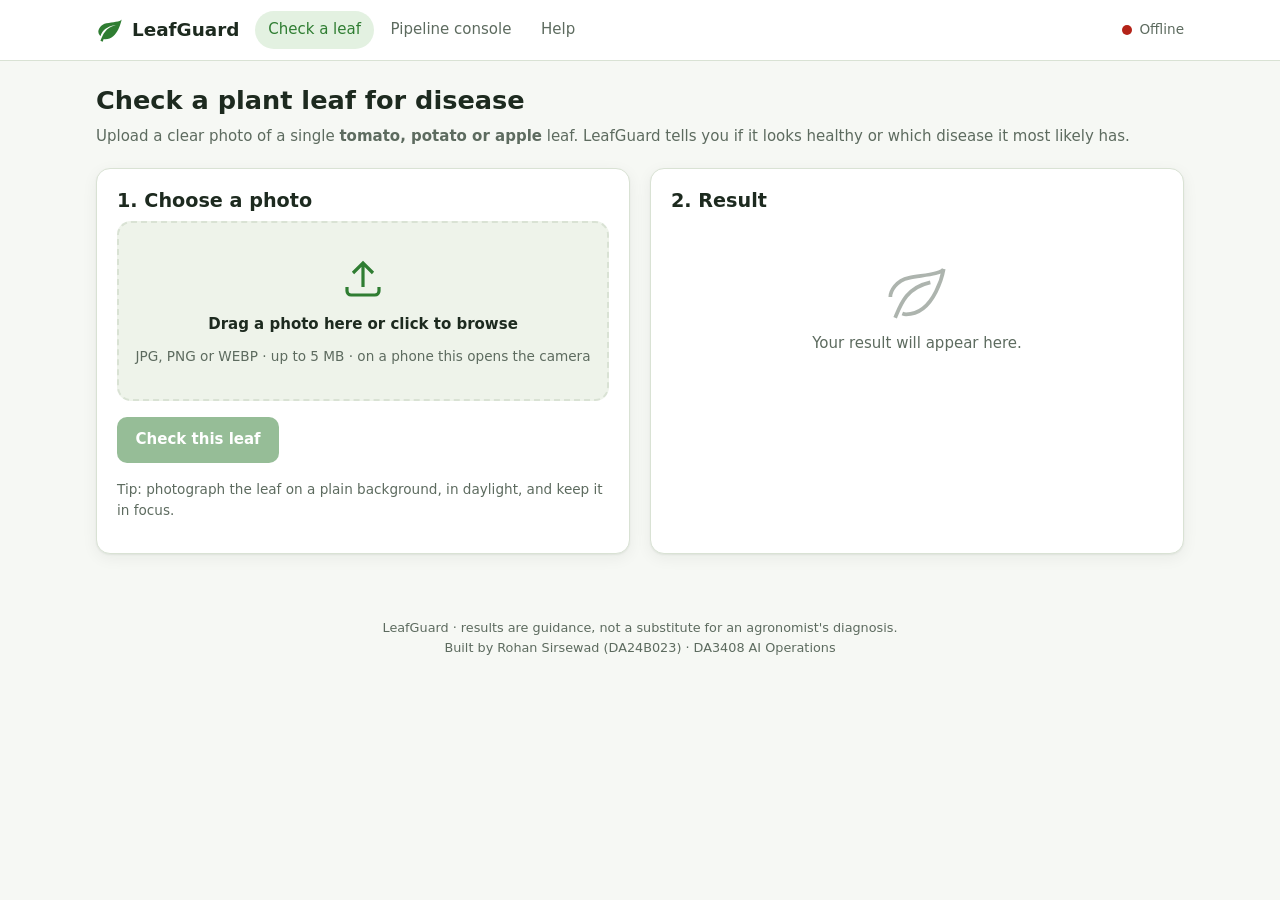
<file: frontend/index.html>
<!doctype html>
<html lang="en">
<head>
  <meta charset="utf-8">
  <meta name="viewport" content="width=device-width, initial-scale=1">
  <title>LeafGuard – Check a leaf</title>
  <link rel="stylesheet" href="css/style.css">
  <link rel="icon" href="data:image/svg+xml,<svg xmlns='http://www.w3.org/2000/svg' viewBox='0 0 24 24'><path fill='%232f7d32' d='M17 8C8 10 5.9 16.2 3.8 21.3l1.9.7.9-2.3c.5.2 1 .3 1.4.3C19 20 22 3 22 3c-1 2-8 2.3-13 3.3S2 11.5 2 13.5s1.8 3.8 1.8 3.8C7 8 17 8 17 8z'/></svg>">
  <script src="config.js"></script>
  <script src="js/common.js" defer></script>
  <script src="js/diagnose.js" defer></script>
</head>
<body>
<header class="topbar">
  <div class="topbar-inner">
    <a class="logo" href="index.html" aria-label="LeafGuard home">
      <svg viewBox="0 0 24 24" aria-hidden="true"><path fill="currentColor" style="color:var(--brand)" d="M17 8C8 10 5.9 16.2 3.8 21.3l1.9.7.9-2.3c.5.2 1 .3 1.4.3C19 20 22 3 22 3c-1 2-8 2.3-13 3.3S2 11.5 2 13.5s1.8 3.8 1.8 3.8C7 8 17 8 17 8z"/></svg>
      LeafGuard
    </a>
    <nav class="nav" aria-label="Main">
      <a href="index.html" aria-current="page">Check a leaf</a>
      <a href="pipeline.html">Pipeline console</a>
      <a href="manual.html">Help</a>
    </nav>
    <div class="status-pill" role="status" aria-live="polite"><span id="api-dot" class="dot"></span><span id="api-text">Connecting…</span></div>
  </div>
</header>

<main>
  <h1>Check a plant leaf for disease</h1>
  <p class="muted">Upload a clear photo of a single <strong>tomato, potato or apple</strong> leaf. LeafGuard tells you if it looks healthy or which disease it most likely has.</p>

  <div class="grid-2" style="margin-top:1.25rem">
    <section class="card" aria-labelledby="upload-title">
      <h2 id="upload-title">1. Choose a photo</h2>
      <label id="dropzone" class="dropzone" tabindex="0" for="file-input">
        <svg viewBox="0 0 24 24" fill="none" stroke="currentColor" stroke-width="1.6" aria-hidden="true"><path d="M4 16v2a2 2 0 0 0 2 2h12a2 2 0 0 0 2-2v-2M12 4v12M7 9l5-5 5 5"/></svg>
        <strong>Drag a photo here or click to browse</strong>
        <span class="small muted">JPG, PNG or WEBP · up to 5 MB · on a phone this opens the camera</span>
      </label>
      <input id="file-input" class="sr-only" type="file" accept="image/jpeg,image/png,image/webp" capture="environment">
      <div id="preview" class="preview-wrap" hidden>
        <img id="preview-img" alt="Selected leaf photo">
        <div>
          <div id="file-name" style="font-weight:600;word-break:break-all"></div>
          <div id="file-size" class="small muted"></div>
        </div>
      </div>
      <div id="upload-error" class="alert error" role="alert" hidden></div>
      <div class="actions">
        <button id="analyze-btn" class="btn" disabled>
          <span id="analyze-label">Check this leaf</span>
        </button>
        <button id="reset-btn" class="btn secondary" hidden>Start over</button>
      </div>
      <p class="small muted" style="margin-top:1rem">Tip: photograph the leaf on a plain background, in daylight, and keep it in focus.</p>
    </section>

    <section class="card" aria-labelledby="result-title" aria-live="polite">
      <h2 id="result-title">2. Result</h2>
      <div id="result-empty" class="empty">
        <svg viewBox="0 0 24 24" fill="none" stroke="currentColor" stroke-width="1.4" aria-hidden="true"><path d="M17 8C8 10 5.9 16.2 3.8 21.3M22 3s-3 17-14.1 17c-.4 0-.9-.1-1.4-.3M2 13.5C2 11.5 4 7.3 9 6.3S21 5 22 3"/></svg>
        <p>Your result will appear here.</p>
      </div>
      <div id="result" hidden>
        <div id="verdict" class="verdict">
          <div id="verdict-icon" class="icon" aria-hidden="true"></div>
          <div>
            <div id="verdict-kicker" class="small muted"></div>
            <h2 id="verdict-label"></h2>
          </div>
        </div>
        <div class="row" style="display:flex;justify-content:space-between"><span>Confidence</span><strong id="conf-text"></strong></div>
        <div class="bar" aria-hidden="true"><span id="conf-bar" style="width:0"></span></div>
        <div id="warnings"></div>

        <h3 style="margin-top:1rem">Other possibilities</h3>
        <ul id="top3" class="top3"></ul>

        <div class="images">
          <figure><img id="res-photo" alt="Your photo"><figcaption>Your photo</figcaption></figure>
          <figure id="heat-fig"><img id="res-heat" alt="Heatmap of the areas the model focused on"><figcaption>Where the model looked (red = most important)</figcaption></figure>
        </div>

        <div class="feedback">
          <h3>Was this correct?</h3>
          <p class="small muted">Your answer helps us monitor accuracy and improve the model.</p>
          <div class="actions">
            <button id="fb-yes" class="btn small">Yes, correct</button>
            <button id="fb-no" class="btn small secondary">No, it's wrong</button>
          </div>
          <div id="fb-correct" class="actions" hidden>
            <label for="fb-select" class="small">Correct answer:</label>
            <select id="fb-select"></select>
            <button id="fb-send" class="btn small">Send</button>
          </div>
          <div id="fb-msg" class="alert" hidden></div>
        </div>
        <div id="meta" class="meta"></div>
      </div>
    </section>
  </div>
</main>
<footer>LeafGuard · results are guidance, not a substitute for an agronomist's diagnosis.<br>Built by Rohan Sirsewad (DA24B023) · DA3408 AI Operations</footer>
</body>
</html>
</file>
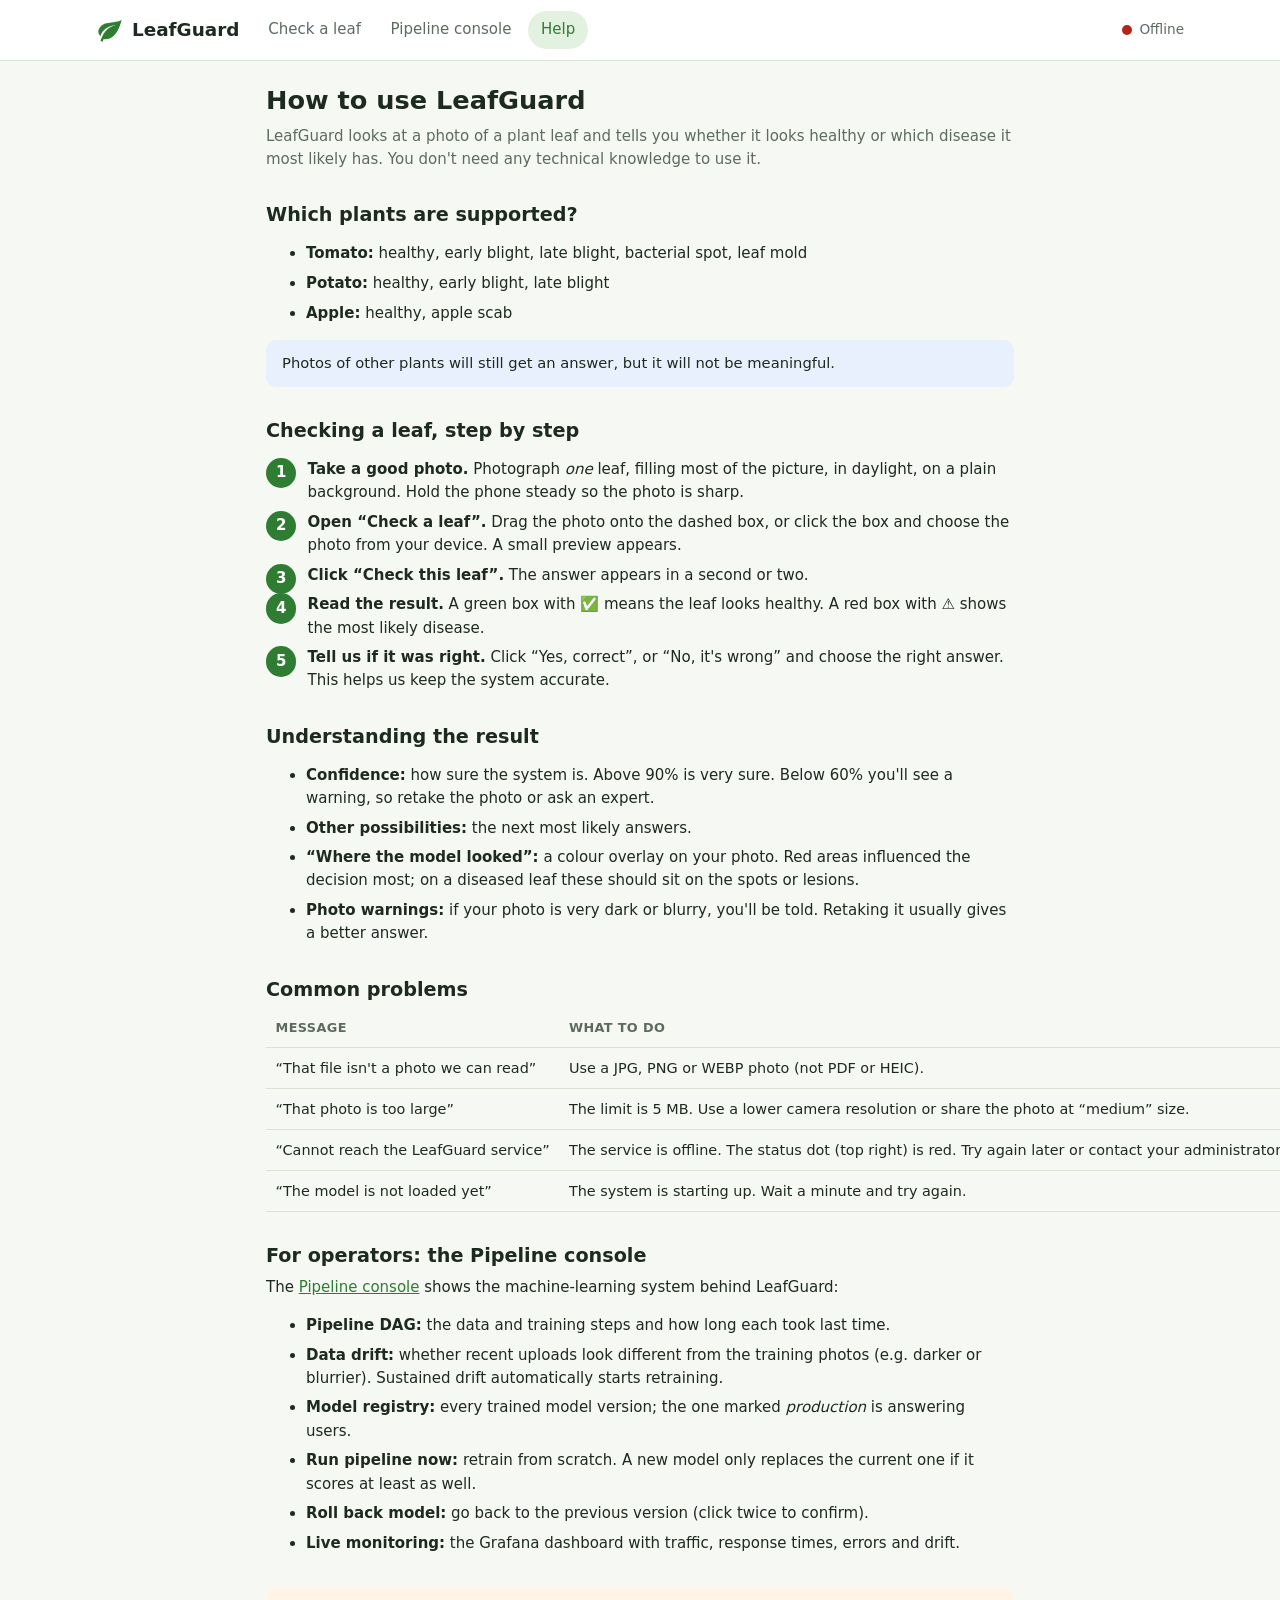
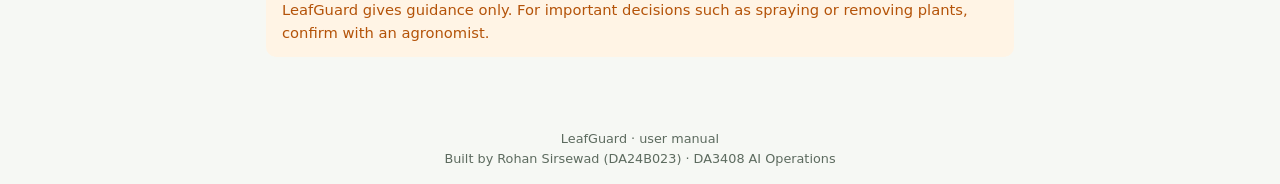
<file: frontend/manual.html>
<!doctype html>
<html lang="en">
<head>
  <meta charset="utf-8">
  <meta name="viewport" content="width=device-width, initial-scale=1">
  <title>LeafGuard – Help</title>
  <link rel="stylesheet" href="css/style.css">
  <link rel="icon" href="data:image/svg+xml,<svg xmlns='http://www.w3.org/2000/svg' viewBox='0 0 24 24'><path fill='%232f7d32' d='M17 8C8 10 5.9 16.2 3.8 21.3l1.9.7.9-2.3c.5.2 1 .3 1.4.3C19 20 22 3 22 3c-1 2-8 2.3-13 3.3S2 11.5 2 13.5s1.8 3.8 1.8 3.8C7 8 17 8 17 8z'/></svg>">
  <script src="config.js"></script>
  <script src="js/common.js" defer></script>
</head>
<body>
<header class="topbar">
  <div class="topbar-inner">
    <a class="logo" href="index.html" aria-label="LeafGuard home">
      <svg viewBox="0 0 24 24" aria-hidden="true"><path fill="currentColor" style="color:var(--brand)" d="M17 8C8 10 5.9 16.2 3.8 21.3l1.9.7.9-2.3c.5.2 1 .3 1.4.3C19 20 22 3 22 3c-1 2-8 2.3-13 3.3S2 11.5 2 13.5s1.8 3.8 1.8 3.8C7 8 17 8 17 8z"/></svg>
      LeafGuard
    </a>
    <nav class="nav" aria-label="Main">
      <a href="index.html">Check a leaf</a>
      <a href="pipeline.html">Pipeline console</a>
      <a href="manual.html" aria-current="page">Help</a>
    </nav>
    <div class="status-pill" role="status" aria-live="polite"><span id="api-dot" class="dot"></span><span id="api-text">Connecting…</span></div>
  </div>
</header>

<main class="manual">
  <h1>How to use LeafGuard</h1>
  <p class="muted">LeafGuard looks at a photo of a plant leaf and tells you whether it looks healthy or which disease it most likely has. You don't need any technical knowledge to use it.</p>

  <h2>Which plants are supported?</h2>
  <ul>
    <li><strong>Tomato:</strong> healthy, early blight, late blight, bacterial spot, leaf mold</li>
    <li><strong>Potato:</strong> healthy, early blight, late blight</li>
    <li><strong>Apple:</strong> healthy, apple scab</li>
  </ul>
  <div class="alert info">Photos of other plants will still get an answer, but it will not be meaningful.</div>

  <h2>Checking a leaf, step by step</h2>
  <ol class="steps">
    <li><strong>Take a good photo.</strong> Photograph <em>one</em> leaf, filling most of the picture, in daylight, on a plain background. Hold the phone steady so the photo is sharp.</li>
    <li><strong>Open “Check a leaf”.</strong> Drag the photo onto the dashed box, or click the box and choose the photo from your device. A small preview appears.</li>
    <li><strong>Click “Check this leaf”.</strong> The answer appears in a second or two.</li>
    <li><strong>Read the result.</strong> A green box with ✅ means the leaf looks healthy. A red box with ⚠️ shows the most likely disease.</li>
    <li><strong>Tell us if it was right.</strong> Click “Yes, correct”, or “No, it's wrong” and choose the right answer. This helps us keep the system accurate.</li>
  </ol>

  <h2>Understanding the result</h2>
  <ul>
    <li><strong>Confidence:</strong> how sure the system is. Above 90% is very sure. Below 60% you'll see a warning, so retake the photo or ask an expert.</li>
    <li><strong>Other possibilities:</strong> the next most likely answers.</li>
    <li><strong>“Where the model looked”:</strong> a colour overlay on your photo. Red areas influenced the decision most; on a diseased leaf these should sit on the spots or lesions.</li>
    <li><strong>Photo warnings:</strong> if your photo is very dark or blurry, you'll be told. Retaking it usually gives a better answer.</li>
  </ul>

  <h2>Common problems</h2>
  <table>
    <thead><tr><th>Message</th><th>What to do</th></tr></thead>
    <tbody>
      <tr><td>“That file isn't a photo we can read”</td><td>Use a JPG, PNG or WEBP photo (not PDF or HEIC).</td></tr>
      <tr><td>“That photo is too large”</td><td>The limit is 5 MB. Use a lower camera resolution or share the photo at “medium” size.</td></tr>
      <tr><td>“Cannot reach the LeafGuard service”</td><td>The service is offline. The status dot (top right) is red. Try again later or contact your administrator.</td></tr>
      <tr><td>“The model is not loaded yet”</td><td>The system is starting up. Wait a minute and try again.</td></tr>
    </tbody>
  </table>

  <h2>For operators: the Pipeline console</h2>
  <p>The <a href="pipeline.html">Pipeline console</a> shows the machine-learning system behind LeafGuard:</p>
  <ul>
    <li><strong>Pipeline DAG:</strong> the data and training steps and how long each took last time.</li>
    <li><strong>Data drift:</strong> whether recent uploads look different from the training photos (e.g. darker or blurrier). Sustained drift automatically starts retraining.</li>
    <li><strong>Model registry:</strong> every trained model version; the one marked <em>production</em> is answering users.</li>
    <li><strong>Run pipeline now:</strong> retrain from scratch. A new model only replaces the current one if it scores at least as well.</li>
    <li><strong>Roll back model:</strong> go back to the previous version (click twice to confirm).</li>
    <li><strong>Live monitoring:</strong> the Grafana dashboard with traffic, response times, errors and drift.</li>
  </ul>

  <div class="alert warn" style="margin-top:2rem">LeafGuard gives guidance only. For important decisions such as spraying or removing plants, confirm with an agronomist.</div>
</main>
<footer>LeafGuard · user manual<br>Built by Rohan Sirsewad (DA24B023) · DA3408 AI Operations</footer>
</body>
</html>
</file>
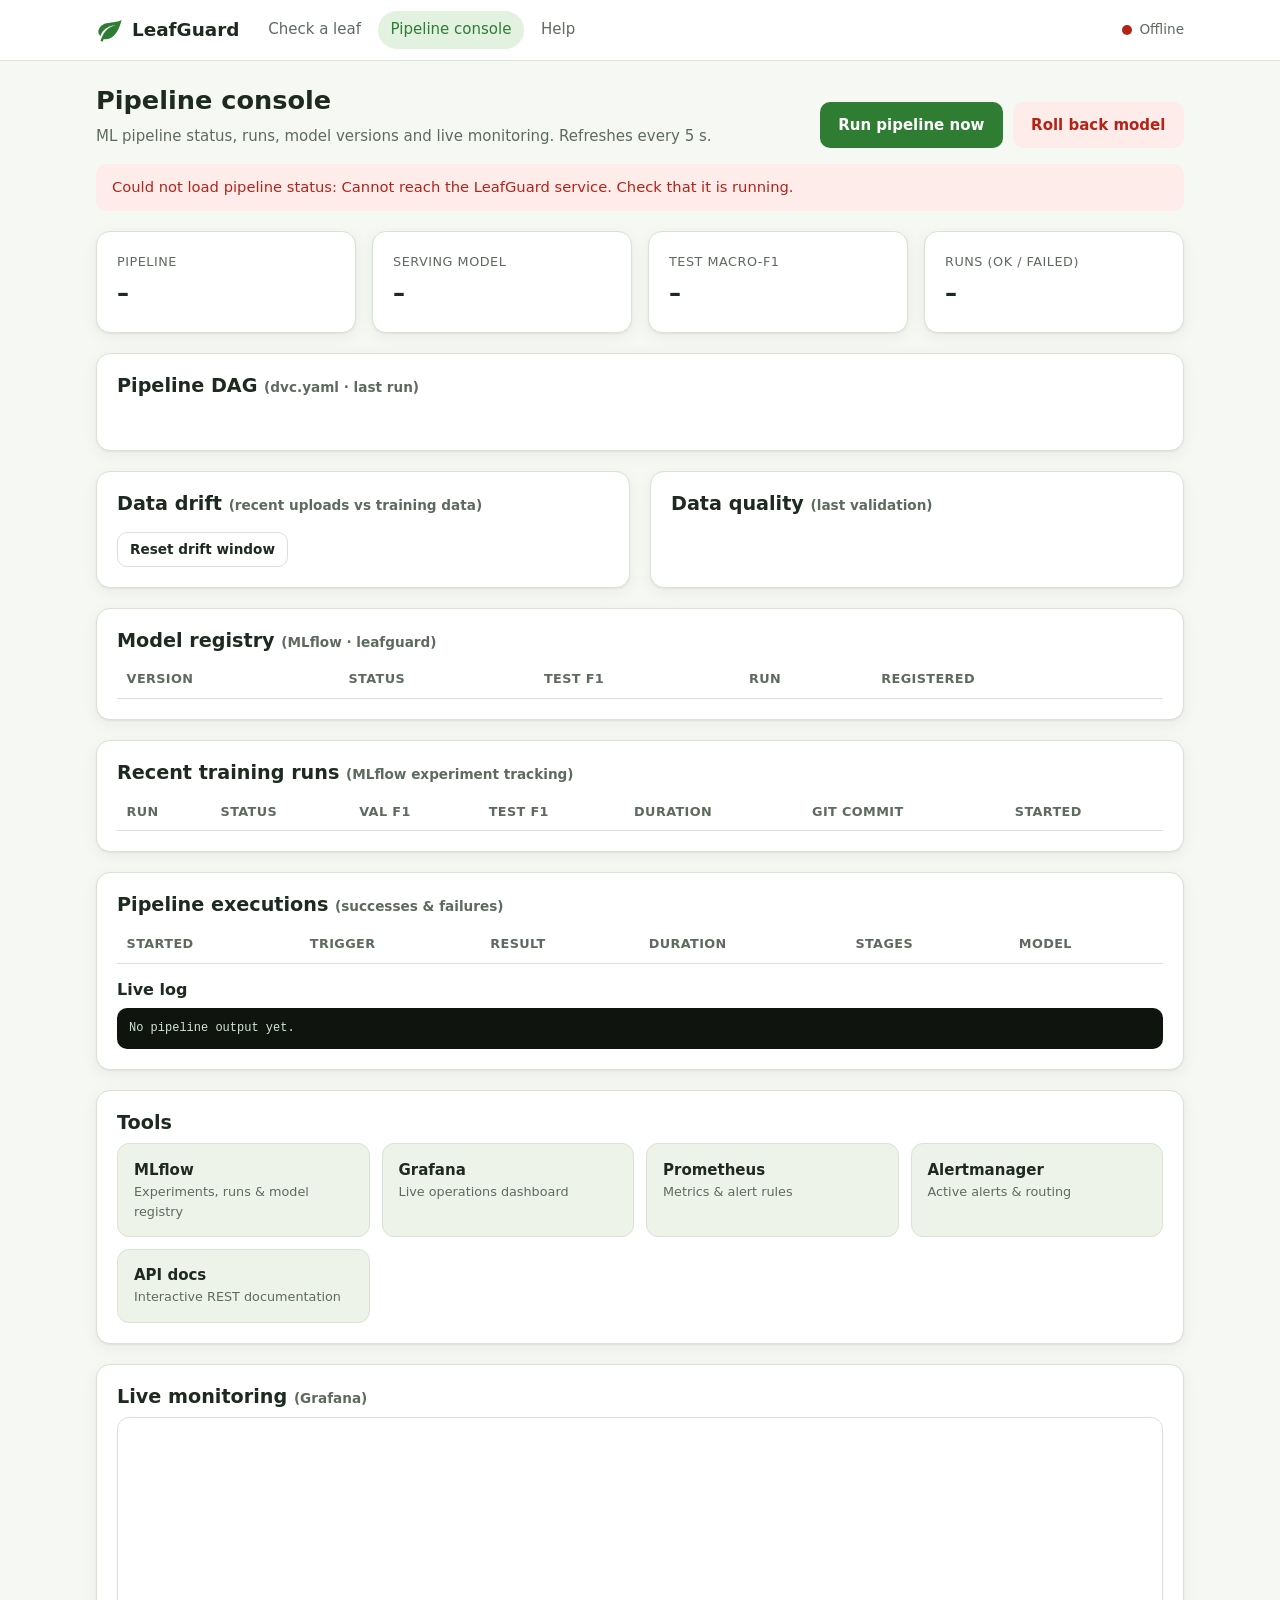
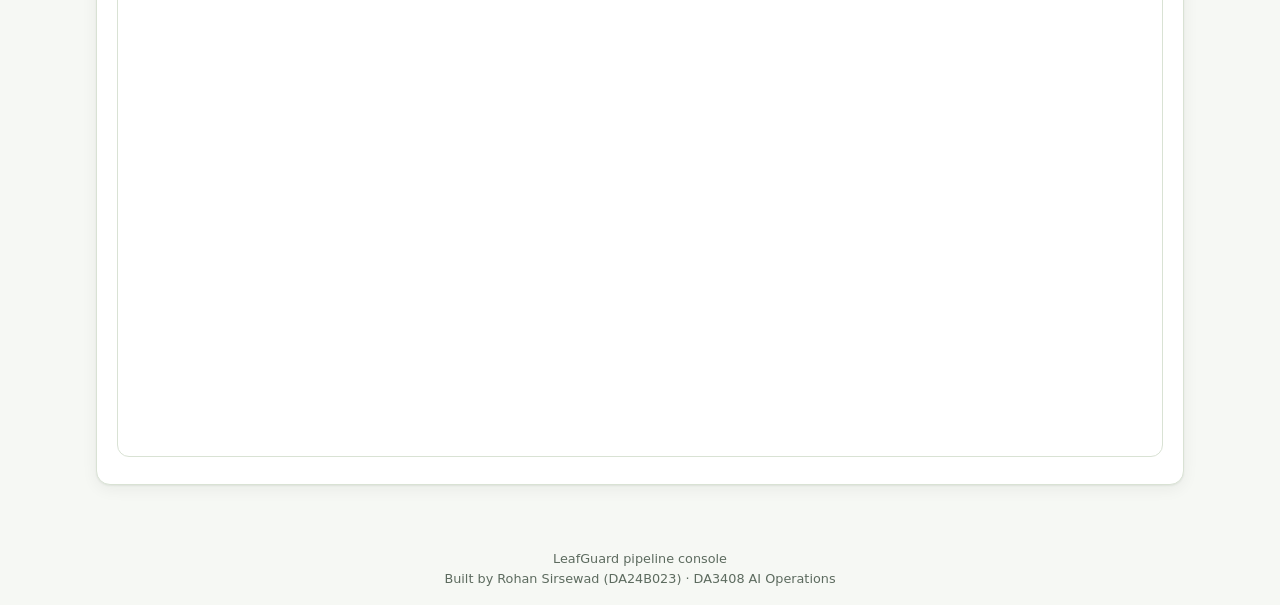
<file: frontend/pipeline.html>
<!doctype html>
<html lang="en">
<head>
  <meta charset="utf-8">
  <meta name="viewport" content="width=device-width, initial-scale=1">
  <title>LeafGuard – Pipeline console</title>
  <link rel="stylesheet" href="css/style.css">
  <link rel="icon" href="data:image/svg+xml,<svg xmlns='http://www.w3.org/2000/svg' viewBox='0 0 24 24'><path fill='%232f7d32' d='M17 8C8 10 5.9 16.2 3.8 21.3l1.9.7.9-2.3c.5.2 1 .3 1.4.3C19 20 22 3 22 3c-1 2-8 2.3-13 3.3S2 11.5 2 13.5s1.8 3.8 1.8 3.8C7 8 17 8 17 8z'/></svg>">
  <script src="config.js"></script>
  <script src="js/common.js" defer></script>
  <script src="js/pipeline.js" defer></script>
</head>
<body>
<header class="topbar">
  <div class="topbar-inner">
    <a class="logo" href="index.html" aria-label="LeafGuard home">
      <svg viewBox="0 0 24 24" aria-hidden="true"><path fill="currentColor" style="color:var(--brand)" d="M17 8C8 10 5.9 16.2 3.8 21.3l1.9.7.9-2.3c.5.2 1 .3 1.4.3C19 20 22 3 22 3c-1 2-8 2.3-13 3.3S2 11.5 2 13.5s1.8 3.8 1.8 3.8C7 8 17 8 17 8z"/></svg>
      LeafGuard
    </a>
    <nav class="nav" aria-label="Main">
      <a href="index.html">Check a leaf</a>
      <a href="pipeline.html" aria-current="page">Pipeline console</a>
      <a href="manual.html">Help</a>
    </nav>
    <div class="status-pill" role="status" aria-live="polite"><span id="api-dot" class="dot"></span><span id="api-text">Connecting…</span></div>
  </div>
</header>

<main>
  <div style="display:flex;justify-content:space-between;align-items:flex-end;gap:1rem;flex-wrap:wrap">
    <div>
      <h1>Pipeline console</h1>
      <p class="muted" style="margin:0">ML pipeline status, runs, model versions and live monitoring. Refreshes every 5&nbsp;s.</p>
    </div>
    <div class="actions" style="margin:0">
      <button id="retrain-btn" class="btn">Run pipeline now</button>
      <button id="rollback-btn" class="btn danger">Roll back model</button>
    </div>
  </div>
  <div id="action-msg" class="alert" hidden style="margin-top:1rem"></div>

  <section class="grid-4" style="margin-top:1.25rem" aria-label="Key figures">
    <div class="card kpi"><div class="label">Pipeline</div><div class="value" id="k-state">–</div></div>
    <div class="card kpi"><div class="label">Serving model</div><div class="value" id="k-version">–</div></div>
    <div class="card kpi"><div class="label">Test macro-F1</div><div class="value" id="k-f1">–</div></div>
    <div class="card kpi"><div class="label">Runs (ok / failed)</div><div class="value" id="k-runs">–</div></div>
  </section>

  <section class="card" style="margin-top:1.25rem" aria-labelledby="dag-title">
    <h2 id="dag-title">Pipeline DAG <span class="small muted">(dvc.yaml · last run)</span></h2>
    <div id="dag" class="dag"></div>
    <div id="throughput" class="small muted"></div>
  </section>

  <div class="grid-2" style="margin-top:1.25rem">
    <section class="card" aria-labelledby="drift-title">
      <h2 id="drift-title">Data drift <span class="small muted">(recent uploads vs training data)</span></h2>
      <div id="drift"></div>
      <div class="actions"><button id="drift-reset" class="btn small secondary">Reset drift window</button></div>
    </section>
    <section class="card" aria-labelledby="quality-title">
      <h2 id="quality-title">Data quality <span class="small muted">(last validation)</span></h2>
      <div id="quality"></div>
    </section>
  </div>

  <section class="card" style="margin-top:1.25rem" aria-labelledby="versions-title">
    <h2 id="versions-title">Model registry <span class="small muted">(MLflow · leafguard)</span></h2>
    <div class="table-wrap"><table id="versions"><thead><tr><th>Version</th><th>Status</th><th>Test F1</th><th>Run</th><th>Registered</th></tr></thead><tbody></tbody></table></div>
  </section>

  <section class="card" style="margin-top:1.25rem" aria-labelledby="runs-title">
    <h2 id="runs-title">Recent training runs <span class="small muted">(MLflow experiment tracking)</span></h2>
    <div class="table-wrap"><table id="runs"><thead><tr><th>Run</th><th>Status</th><th>Val F1</th><th>Test F1</th><th>Duration</th><th>Git commit</th><th>Started</th></tr></thead><tbody></tbody></table></div>
  </section>

  <section class="card" style="margin-top:1.25rem" aria-labelledby="hist-title">
    <h2 id="hist-title">Pipeline executions <span class="small muted">(successes &amp; failures)</span></h2>
    <div class="table-wrap"><table id="history"><thead><tr><th>Started</th><th>Trigger</th><th>Result</th><th>Duration</th><th>Stages</th><th>Model</th></tr></thead><tbody></tbody></table></div>
    <h3 style="margin-top:1rem">Live log</h3>
    <div id="log" class="log">No pipeline output yet.</div>
  </section>

  <section class="card" style="margin-top:1.25rem" aria-labelledby="tools-title">
    <h2 id="tools-title">Tools</h2>
    <div class="links" id="tool-links"></div>
  </section>

  <section class="card" style="margin-top:1.25rem" aria-labelledby="graf-title">
    <h2 id="graf-title">Live monitoring <span class="small muted">(Grafana)</span></h2>
    <iframe id="grafana" class="grafana" title="Grafana LeafGuard dashboard" loading="lazy"></iframe>
  </section>
</main>
<footer>LeafGuard pipeline console<br>Built by Rohan Sirsewad (DA24B023) · DA3408 AI Operations</footer>
</body>
</html>
</file>
<file: frontend/css/style.css>
/* LeafGuard UI – single stylesheet, light/dark aware, mobile-first. */
:root {
  --bg: #f6f8f4;
  --surface: #ffffff;
  --surface-2: #eef3ea;
  --text: #1d2a1f;
  --muted: #5d6b5f;
  --border: #d9e2d4;
  --brand: #2f7d32;
  --brand-ink: #ffffff;
  --brand-soft: #e3f1e1;
  --warn: #b45309;
  --warn-soft: #fff4e5;
  --danger: #b42318;
  --danger-soft: #fdecea;
  --ok: #1e7b34;
  --ok-soft: #e6f4ea;
  --info-soft: #e8f0fe;
  --radius: 14px;
  --shadow: 0 1px 2px rgba(20, 40, 20, .06), 0 4px 16px rgba(20, 40, 20, .06);
  color-scheme: light;
}
@media (prefers-color-scheme: dark) {
  :root {
    --bg: #121712;
    --surface: #1b221b;
    --surface-2: #232c23;
    --text: #e6eee4;
    --muted: #a3b1a2;
    --border: #2f3a2f;
    --brand: #5cb85f;
    --brand-ink: #0f1a10;
    --brand-soft: #1f3320;
    --warn: #f0a24a;
    --warn-soft: #33260f;
    --danger: #f2827a;
    --danger-soft: #3a1c1a;
    --ok: #6fcf7a;
    --ok-soft: #183320;
    --info-soft: #1c2638;
    --shadow: none;
    color-scheme: dark;
  }
}

* { box-sizing: border-box; }
[hidden] { display: none !important; }  /* class display rules must not override the hidden attribute */
body {
  margin: 0; background: var(--bg); color: var(--text);
  font: 15px/1.55 system-ui, -apple-system, "Segoe UI", Roboto, sans-serif;
}
a { color: var(--brand); }
h1, h2, h3 { line-height: 1.25; margin: 0 0 .5rem; }
h1 { font-size: 1.6rem; }
h2 { font-size: 1.2rem; }
h3 { font-size: 1rem; }
p { margin: 0 0 .75rem; }
.muted { color: var(--muted); }
.small { font-size: .85rem; }
code { background: var(--surface-2); padding: .1em .35em; border-radius: 5px; font-size: .9em; }

/* ---------- layout ---------- */
.topbar {
  position: sticky; top: 0; z-index: 10;
  background: var(--surface); border-bottom: 1px solid var(--border);
}
.topbar-inner {
  max-width: 1120px; margin: 0 auto; padding: .7rem 1rem;
  display: flex; align-items: center; gap: 1rem; flex-wrap: wrap;
}
.logo { display: flex; align-items: center; gap: .5rem; font-weight: 700; font-size: 1.15rem; color: var(--text); text-decoration: none; }
.logo svg { width: 28px; height: 28px; }
.nav { display: flex; gap: .25rem; flex-wrap: wrap; }
.nav a {
  padding: .45rem .8rem; border-radius: 999px; text-decoration: none; color: var(--muted); font-weight: 500;
}
.nav a:hover { background: var(--surface-2); color: var(--text); }
.nav a[aria-current="page"] { background: var(--brand-soft); color: var(--brand); }
.status-pill { margin-left: auto; display: flex; align-items: center; gap: .45rem; font-size: .85rem; color: var(--muted); }
.dot { width: 10px; height: 10px; border-radius: 50%; background: #999; flex: none; }
.dot.ok { background: var(--ok); }
.dot.bad { background: var(--danger); }
.dot.busy { background: var(--warn); animation: pulse 1.2s infinite; }
@keyframes pulse { 50% { opacity: .35; } }

main { max-width: 1120px; margin: 0 auto; padding: 1.5rem 1rem 3rem; }
.grid-2 { display: grid; grid-template-columns: 1fr; gap: 1.25rem; }
@media (min-width: 860px) { .grid-2 { grid-template-columns: 1fr 1fr; } }
.grid-4 { display: grid; grid-template-columns: repeat(auto-fit, minmax(170px, 1fr)); gap: 1rem; }

.card {
  background: var(--surface); border: 1px solid var(--border); border-radius: var(--radius);
  padding: 1.25rem; box-shadow: var(--shadow); min-width: 0;
}
.card + .card { margin-top: 1.25rem; }
.grid-2 > .card + .card, .grid-4 > .card + .card { margin-top: 0; }

/* ---------- buttons & forms ---------- */
.btn {
  display: inline-flex; align-items: center; justify-content: center; gap: .5rem;
  border: 1px solid transparent; border-radius: 10px; padding: .65rem 1.1rem;
  font: inherit; font-weight: 600; cursor: pointer; background: var(--brand); color: var(--brand-ink);
  min-height: 44px; transition: filter .15s, opacity .15s;
}
.btn:hover:not(:disabled) { filter: brightness(1.08); }
.btn:disabled { opacity: .5; cursor: not-allowed; }
.btn.secondary { background: var(--surface); color: var(--text); border-color: var(--border); }
.btn.danger { background: var(--danger-soft); color: var(--danger); border-color: transparent; }
.btn.small { min-height: 34px; padding: .35rem .75rem; font-size: .85rem; }
select {
  font: inherit; padding: .55rem .7rem; border-radius: 10px; border: 1px solid var(--border);
  background: var(--surface); color: var(--text); min-height: 44px; max-width: 100%;
}
.spinner {
  width: 18px; height: 18px; border: 2px solid currentColor; border-right-color: transparent;
  border-radius: 50%; animation: spin .7s linear infinite;
}
@keyframes spin { to { transform: rotate(360deg); } }

/* ---------- upload ---------- */
.dropzone {
  border: 2px dashed var(--border); border-radius: var(--radius); padding: 2rem 1rem;
  text-align: center; cursor: pointer; transition: border-color .15s, background .15s;
  display: flex; flex-direction: column; align-items: center; gap: .6rem; background: var(--surface-2);
}
.dropzone:hover, .dropzone.drag { border-color: var(--brand); background: var(--brand-soft); }
.dropzone svg { width: 48px; height: 48px; color: var(--brand); }
.dropzone:focus-visible { outline: 3px solid var(--brand); outline-offset: 2px; }
.preview-wrap { display: flex; gap: 1rem; align-items: center; margin-top: 1rem; flex-wrap: wrap; }
.preview-wrap img { width: 120px; height: 120px; object-fit: cover; border-radius: 10px; border: 1px solid var(--border); }
.actions { display: flex; gap: .6rem; flex-wrap: wrap; margin-top: 1rem; }

/* ---------- result ---------- */
.verdict { display: flex; gap: .9rem; align-items: center; padding: 1rem; border-radius: 12px; margin-bottom: 1rem; }
.verdict.healthy { background: var(--ok-soft); }
.verdict.disease { background: var(--danger-soft); }
.verdict.unknown { background: var(--warn-soft); }
.verdict .icon { font-size: 2rem; line-height: 1; }
.verdict h2 { margin: 0; }
.bar { height: 10px; background: var(--surface-2); border-radius: 99px; overflow: hidden; }
.bar > span { display: block; height: 100%; background: var(--brand); border-radius: 99px; transition: width .5s; }
.top3 { list-style: none; padding: 0; margin: .5rem 0 1rem; display: grid; gap: .6rem; }
.top3 li .row { display: flex; justify-content: space-between; gap: 1rem; font-size: .92rem; margin-bottom: .2rem; }
.images { display: grid; grid-template-columns: 1fr 1fr; gap: .75rem; }
.images figure { margin: 0; }
.images img { width: 100%; aspect-ratio: 1; object-fit: cover; border-radius: 10px; border: 1px solid var(--border); }
.images figcaption { font-size: .8rem; color: var(--muted); text-align: center; margin-top: .25rem; }
.alert { padding: .75rem 1rem; border-radius: 10px; margin: .5rem 0; font-size: .92rem; }
.alert.warn { background: var(--warn-soft); color: var(--warn); }
.alert.error { background: var(--danger-soft); color: var(--danger); }
.alert.ok { background: var(--ok-soft); color: var(--ok); }
.alert.info { background: var(--info-soft); }
.feedback { border-top: 1px solid var(--border); margin-top: 1rem; padding-top: 1rem; }
.feedback .actions { margin-top: .5rem; align-items: center; }
.empty { text-align: center; color: var(--muted); padding: 2.5rem 1rem; }
.empty svg { width: 64px; height: 64px; opacity: .5; }
.meta { display: flex; gap: 1rem; flex-wrap: wrap; font-size: .8rem; color: var(--muted); margin-top: .75rem; }

/* ---------- pipeline console ---------- */
.kpi .label { color: var(--muted); font-size: .8rem; text-transform: uppercase; letter-spacing: .04em; }
.kpi .value { font-size: 1.5rem; font-weight: 700; margin-top: .2rem; }
.dag { display: flex; align-items: stretch; gap: 0; overflow-x: auto; padding: .5rem 0 1rem; }
.stage {
  flex: 1 0 120px; border: 1px solid var(--border); border-radius: 12px; padding: .75rem; text-align: center;
  background: var(--surface-2); position: relative;
}
.stage .name { font-weight: 600; }
.stage .tool { font-size: .75rem; color: var(--muted); }
.stage .time { font-size: .8rem; margin-top: .3rem; }
.stage.done { border-color: var(--ok); }
.stage.running { border-color: var(--warn); background: var(--warn-soft); }
.arrow { flex: 0 0 28px; display: flex; align-items: center; justify-content: center; color: var(--muted); }
.table-wrap { overflow-x: auto; }
table { width: 100%; border-collapse: collapse; font-size: .9rem; }
th, td { text-align: left; padding: .55rem .6rem; border-bottom: 1px solid var(--border); white-space: nowrap; }
th { color: var(--muted); font-weight: 600; font-size: .8rem; text-transform: uppercase; letter-spacing: .03em; }
.badge { display: inline-block; padding: .1rem .55rem; border-radius: 99px; font-size: .78rem; font-weight: 600; }
.badge.ok { background: var(--ok-soft); color: var(--ok); }
.badge.bad { background: var(--danger-soft); color: var(--danger); }
.badge.warn { background: var(--warn-soft); color: var(--warn); }
.badge.neutral { background: var(--surface-2); color: var(--muted); }
.log {
  background: #0f140f; color: #cfe8cf; border-radius: 10px; padding: .75rem; font: 12px/1.45 ui-monospace, monospace;
  max-height: 260px; overflow: auto; white-space: pre-wrap; word-break: break-word;
}
.links { display: grid; grid-template-columns: repeat(auto-fit, minmax(200px, 1fr)); gap: .75rem; }
.links a {
  display: block; padding: .9rem 1rem; border: 1px solid var(--border); border-radius: 12px; text-decoration: none;
  color: var(--text); background: var(--surface-2);
}
.links a:hover { border-color: var(--brand); }
.links a span { display: block; font-size: .8rem; color: var(--muted); }
iframe.grafana { width: 100%; height: 640px; border: 1px solid var(--border); border-radius: 12px; background: var(--surface); }
.drift-row { display: flex; justify-content: space-between; align-items: center; padding: .4rem 0; border-bottom: 1px solid var(--border); }

/* ---------- manual ---------- */
.manual { max-width: 780px; }
.manual h2 { margin-top: 2rem; }
.manual ol li, .manual ul li { margin-bottom: .4rem; }
.steps { counter-reset: s; list-style: none; padding: 0; }
.steps li { counter-increment: s; padding-left: 2.6rem; position: relative; margin-bottom: 1rem; }
.steps li::before {
  content: counter(s); position: absolute; left: 0; top: 0; width: 1.9rem; height: 1.9rem; border-radius: 50%;
  background: var(--brand); color: var(--brand-ink); display: grid; place-items: center; font-weight: 700;
}
footer { text-align: center; color: var(--muted); font-size: .8rem; padding: 1rem; }
.sr-only { position: absolute; width: 1px; height: 1px; overflow: hidden; clip: rect(0 0 0 0); }
</file>
